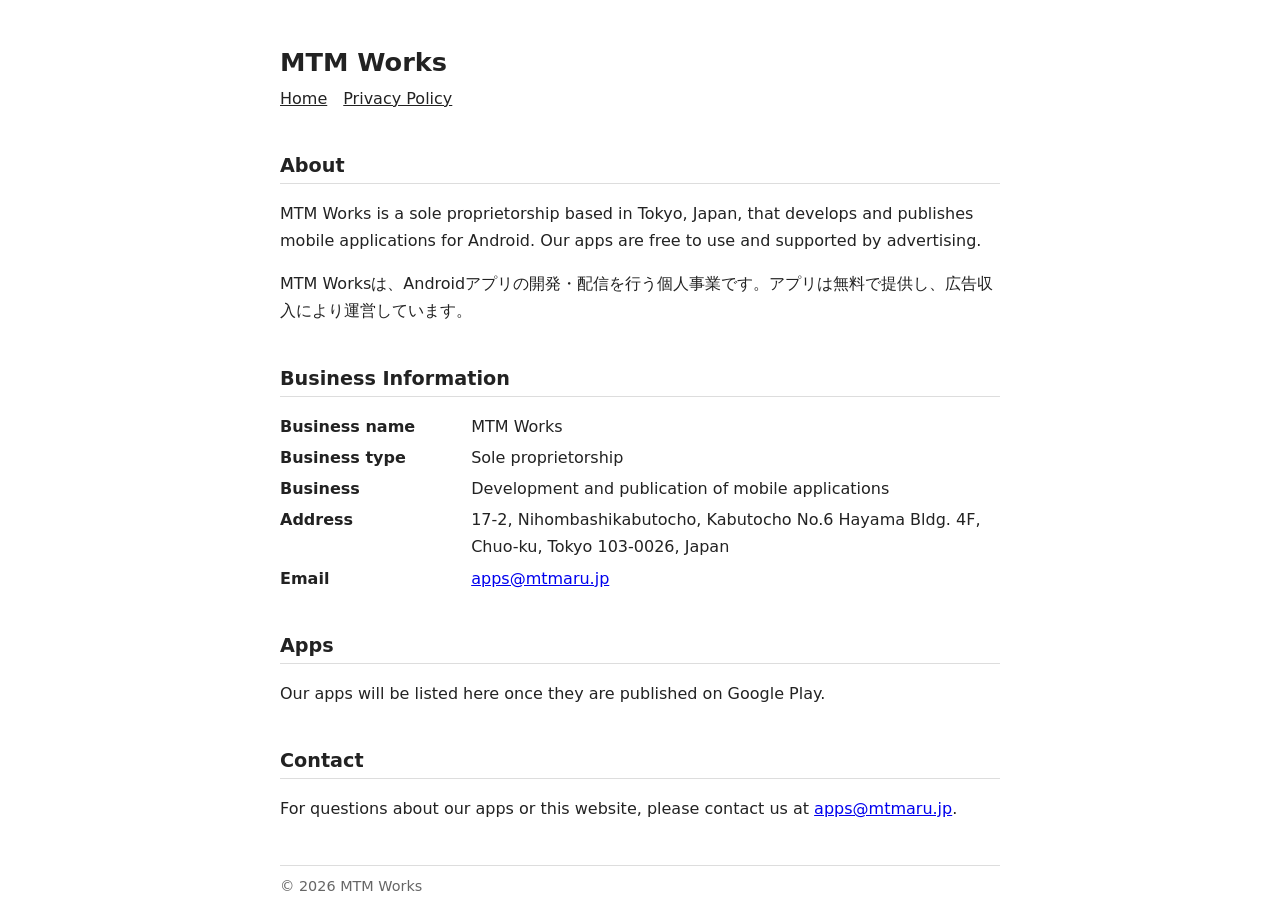
<file: index.html>
<!DOCTYPE html>
<html lang="en">
<head>
<meta charset="utf-8">
<meta name="viewport" content="width=device-width,initial-scale=1">
<title>MTM Works</title>
<meta name="description" content="MTM Works develops and publishes mobile apps for Android.">
<link rel="stylesheet" href="style.css">
</head>
<body>
<header>
<h1>MTM Works</h1>
<nav><a href="./">Home</a><a href="privacy.html">Privacy Policy</a></nav>
</header>

<main>
<h2>About</h2>
<p>MTM Works is a sole proprietorship based in Tokyo, Japan, that develops and publishes mobile applications for Android. Our apps are free to use and supported by advertising.</p>
<p lang="ja">MTM Worksは、Androidアプリの開発・配信を行う個人事業です。アプリは無料で提供し、広告収入により運営しています。</p>

<h2>Business Information</h2>
<dl>
<dt>Business name</dt><dd>MTM Works</dd>
<dt>Business type</dt><dd>Sole proprietorship</dd>
<dt>Business</dt><dd>Development and publication of mobile applications</dd>
<dt>Address</dt><dd>17-2, Nihombashikabutocho, Kabutocho No.6 Hayama Bldg. 4F, Chuo-ku, Tokyo 103-0026, Japan</dd>
<dt>Email</dt><dd><a href="mailto:apps@mtmaru.jp">apps@mtmaru.jp</a></dd>
</dl>

<h2>Apps</h2>
<p>Our apps will be listed here once they are published on Google Play.</p>

<h2>Contact</h2>
<p>For questions about our apps or this website, please contact us at <a href="mailto:apps@mtmaru.jp">apps@mtmaru.jp</a>.</p>
</main>

<footer>&copy; 2026 MTM Works</footer>
</body>
</html>
</file>
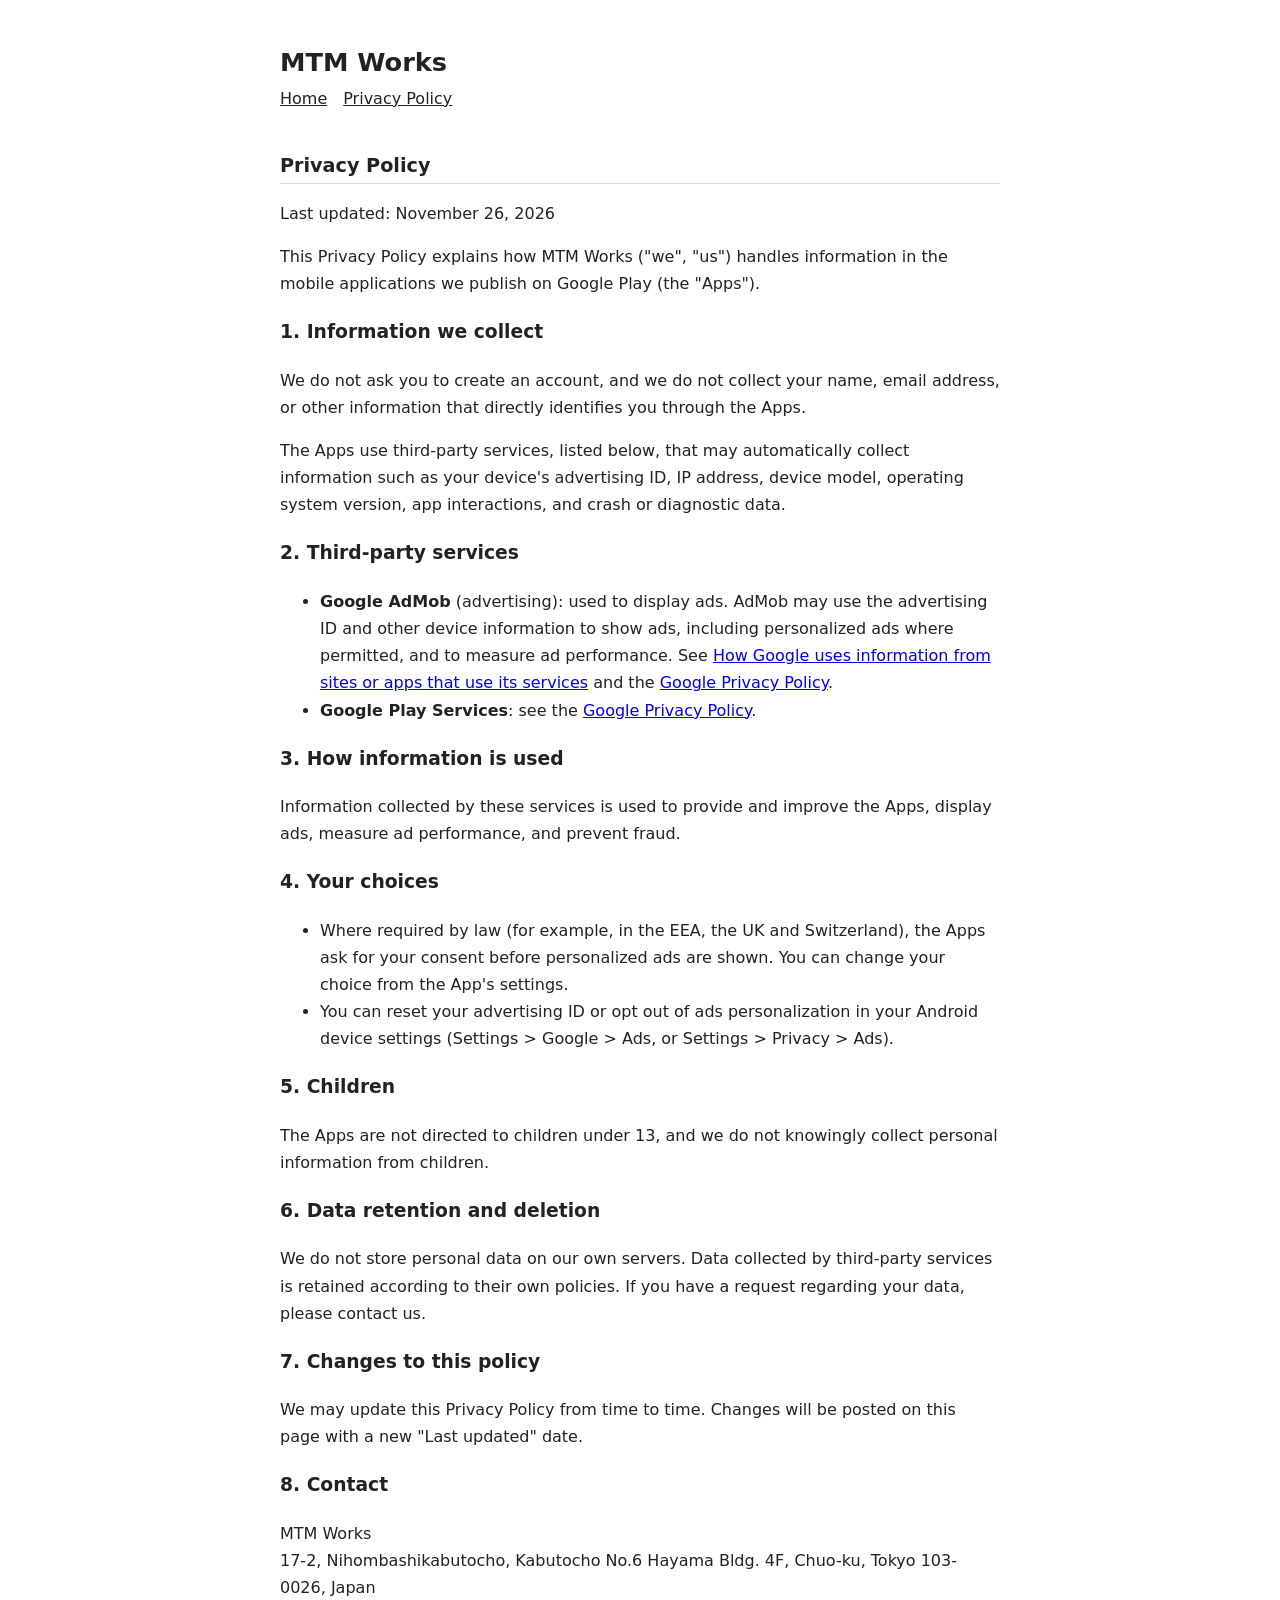
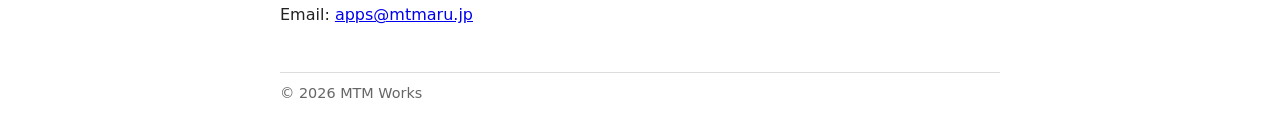
<file: privacy.html>
<!DOCTYPE html>
<html lang="en">
<head>
<meta charset="utf-8">
<meta name="viewport" content="width=device-width,initial-scale=1">
<title>Privacy Policy - MTM Works</title>
<link rel="stylesheet" href="style.css">
</head>
<body>
<header>
<h1>MTM Works</h1>
<nav><a href="./">Home</a><a href="privacy.html">Privacy Policy</a></nav>
</header>

<main>
<h2>Privacy Policy</h2>
<p>Last updated: November 26, 2026</p>
<p>This Privacy Policy explains how MTM Works ("we", "us") handles information in the mobile applications we publish on Google Play (the "Apps").</p>

<h3>1. Information we collect</h3>
<p>We do not ask you to create an account, and we do not collect your name, email address, or other information that directly identifies you through the Apps.</p>
<p>The Apps use third-party services, listed below, that may automatically collect information such as your device's advertising ID, IP address, device model, operating system version, app interactions, and crash or diagnostic data.</p>

<h3>2. Third-party services</h3>
<ul>
<li><strong>Google AdMob</strong> (advertising): used to display ads. AdMob may use the advertising ID and other device information to show ads, including personalized ads where permitted, and to measure ad performance. See <a href="https://policies.google.com/technologies/partner-sites">How Google uses information from sites or apps that use its services</a> and the <a href="https://policies.google.com/privacy">Google Privacy Policy</a>.</li>
<li><strong>Google Play Services</strong>: see the <a href="https://policies.google.com/privacy">Google Privacy Policy</a>.</li>
</ul>

<h3>3. How information is used</h3>
<p>Information collected by these services is used to provide and improve the Apps, display ads, measure ad performance, and prevent fraud.</p>

<h3>4. Your choices</h3>
<ul>
<li>Where required by law (for example, in the EEA, the UK and Switzerland), the Apps ask for your consent before personalized ads are shown. You can change your choice from the App's settings.</li>
<li>You can reset your advertising ID or opt out of ads personalization in your Android device settings (Settings &gt; Google &gt; Ads, or Settings &gt; Privacy &gt; Ads).</li>
</ul>

<h3>5. Children</h3>
<p>The Apps are not directed to children under 13, and we do not knowingly collect personal information from children.</p>

<h3>6. Data retention and deletion</h3>
<p>We do not store personal data on our own servers. Data collected by third-party services is retained according to their own policies. If you have a request regarding your data, please contact us.</p>

<h3>7. Changes to this policy</h3>
<p>We may update this Privacy Policy from time to time. Changes will be posted on this page with a new "Last updated" date.</p>

<h3>8. Contact</h3>
<p>MTM Works<br>
17-2, Nihombashikabutocho, Kabutocho No.6 Hayama Bldg. 4F, Chuo-ku, Tokyo 103-0026, Japan<br>
Email: <a href="mailto:apps@mtmaru.jp">apps@mtmaru.jp</a></p>
</main>

<footer>&copy; 2026 MTM Works</footer>
</body>
</html>
</file>
<file: style.css>
body{font-family:system-ui,-apple-system,"Segoe UI","Hiragino Sans","Noto Sans JP",sans-serif;max-width:720px;margin:0 auto;padding:24px 16px;line-height:1.7;color:#222}
header a,footer a{color:inherit}
nav a{margin-right:16px}
h1{font-size:1.6em;margin-bottom:0}
h2{font-size:1.2em;margin-top:2em;border-bottom:1px solid #ddd}
dl{display:grid;grid-template-columns:max-content 1fr;gap:4px 16px}
dt{font-weight:bold}
footer{margin-top:3em;font-size:.9em;color:#666;border-top:1px solid #ddd;padding-top:8px}
</file>
